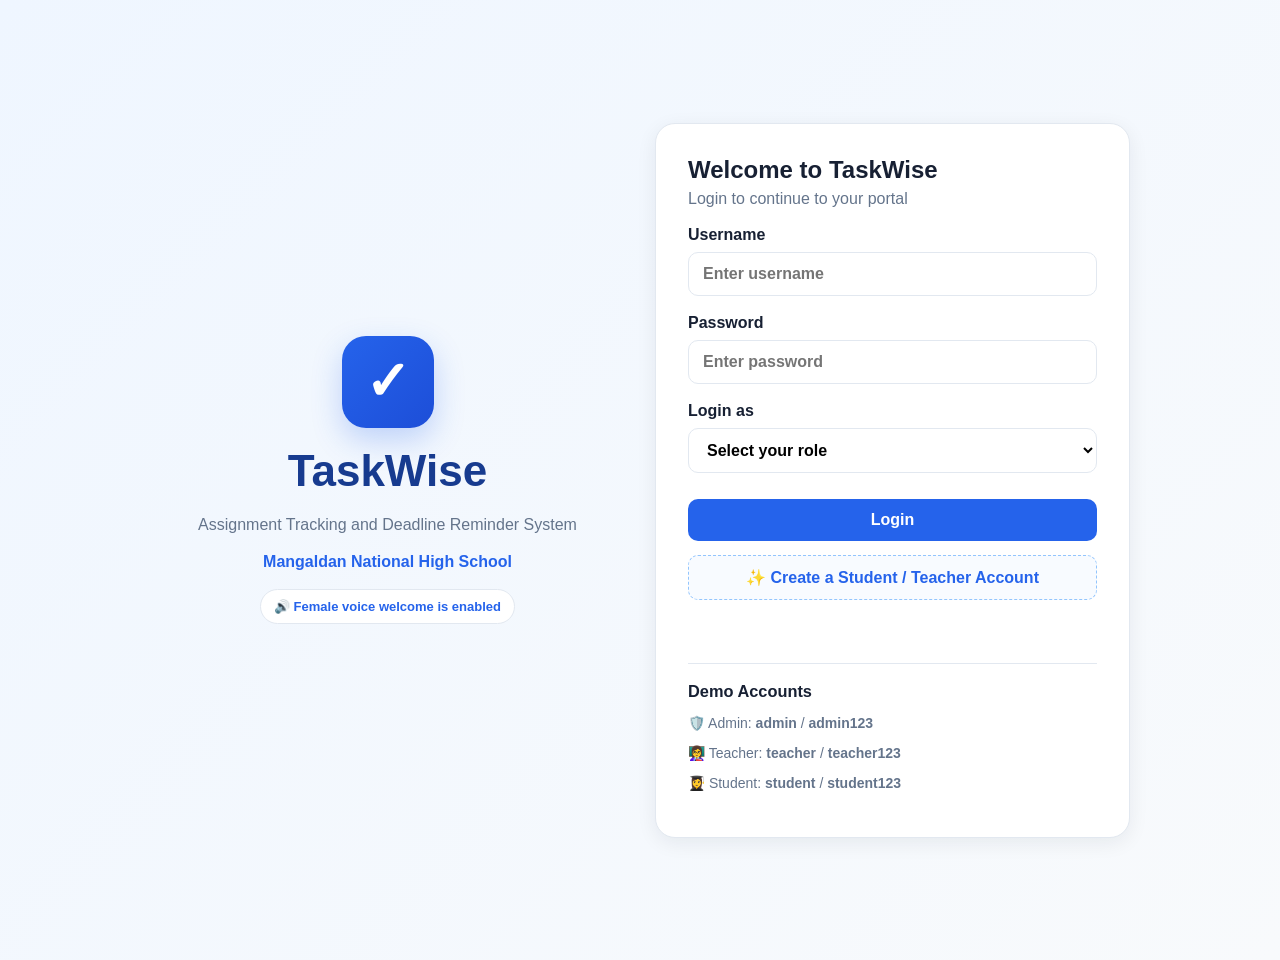
<file: index.html>
<!DOCTYPE html>
<html lang="en">
<head>
    <meta charset="UTF-8">
    <meta name="viewport" content="width=device-width, initial-scale=1.0">
    <title>TaskWise - Login</title>
    <link rel="stylesheet" href="./style/style.css">
</head>
<body class="login-page">
<div class="login-container">
    <div class="login-logo">
        <div class="big-logo">✓</div>
        <h1>TaskWise</h1>
        <p>Assignment Tracking and Deadline Reminder System</p>
        <span>Mangaldan National High School</span>
        <div class="voice-note">🔊 Female voice welcome is enabled</div>
    </div>
    <div class="login-card">
        <h2>Welcome to TaskWise</h2>
        <p class="login-subtitle">Login to continue to your portal</p>
        <form id="loginForm">
            <label for="username">Username
                <input id="username" type="text" placeholder="Enter username"
                       autocomplete="username" required>
            </label>
            <label for="password">Password
                <input id="password" type="password" placeholder="Enter password"
                       autocomplete="current-password" required>
            </label>
            <label for="role">Login as
                <select id="role" required>
                    <option value="">Select your role</option>
                    <option value="admin">🛡️ Administrator</option>
                    <option value="teacher">👩‍🏫 Teacher</option>
                    <option value="student">👩‍🎓 Student</option>
                </select>
            </label>
            <button class="primary-btn login-btn" type="submit">Login</button>
        </form>
        <button class="register-link-btn" type="button" onclick="openRegisterModal()">
            ✨ Create a Student / Teacher Account
        </button>
        <div id="loginMessage" class="login-message" aria-live="polite"></div>
        <div class="demo-accounts">
            <h3>Demo Accounts</h3>
            <p>🛡️ Admin: <strong>admin</strong> / <strong>admin123</strong></p>
            <p>👩‍🏫 Teacher: <strong>teacher</strong> / <strong>teacher123</strong></p>
            <p>👩‍🎓 Student: <strong>student</strong> / <strong>student123</strong></p>
        </div>
    </div>
</div>
<!-- Registration Modal -->
<div id="registerModal" class="modal hidden">
    <div class="modal-card register-card">
        <div class="modal-header">
            <div>
                <h2>Create Account</h2>
                <p>Register a student or teacher profile.</p>
            </div>
            <button class="close-btn" type="button" onclick="closeRegisterModal()">×</button>
        </div>
        <form id="registerForm">
            <div class="register-grid">
                <label>Full Name
                    <input id="registerName" type="text" placeholder="e.g. Maria Santos" required>
                </label>
                <label>Username
                    <input id="registerUsername" type="text" placeholder="Choose a username" required>
                </label>
                <label>Password
                    <input id="registerPassword" type="password" placeholder="Create a password" required>
                </label>
                <label>Register as
                    <select id="registerRole" required>
                        <option value="">Select role</option>
                        <option value="student">👩‍🎓 Student</option>
                        <option value="teacher">👩‍🏫 Teacher</option>
                        <option value="admin">🛡️ Admin</option>
                    </select>
                </label>
            </div>
            <label>Profile Picture
                <input id="registerPicture" type="file" accept="image/*">
                <small class="field-help">Choose a picture. It will appear on the dashboard after login.</small>
            </label>
            <div id="picturePreview" class="picture-preview hidden">
                <img id="previewImage" alt="Profile preview">
            </div>
            <div class="modal-actions">
                <button type="button" class="secondary-btn" onclick="closeRegisterModal()">Cancel</button>
                <button type="submit" class="primary-btn">Register Account</button>
            </div>
        </form>
    </div>
</div>
<script src="./js/login.js"></script>
</body>
</html>
</file>
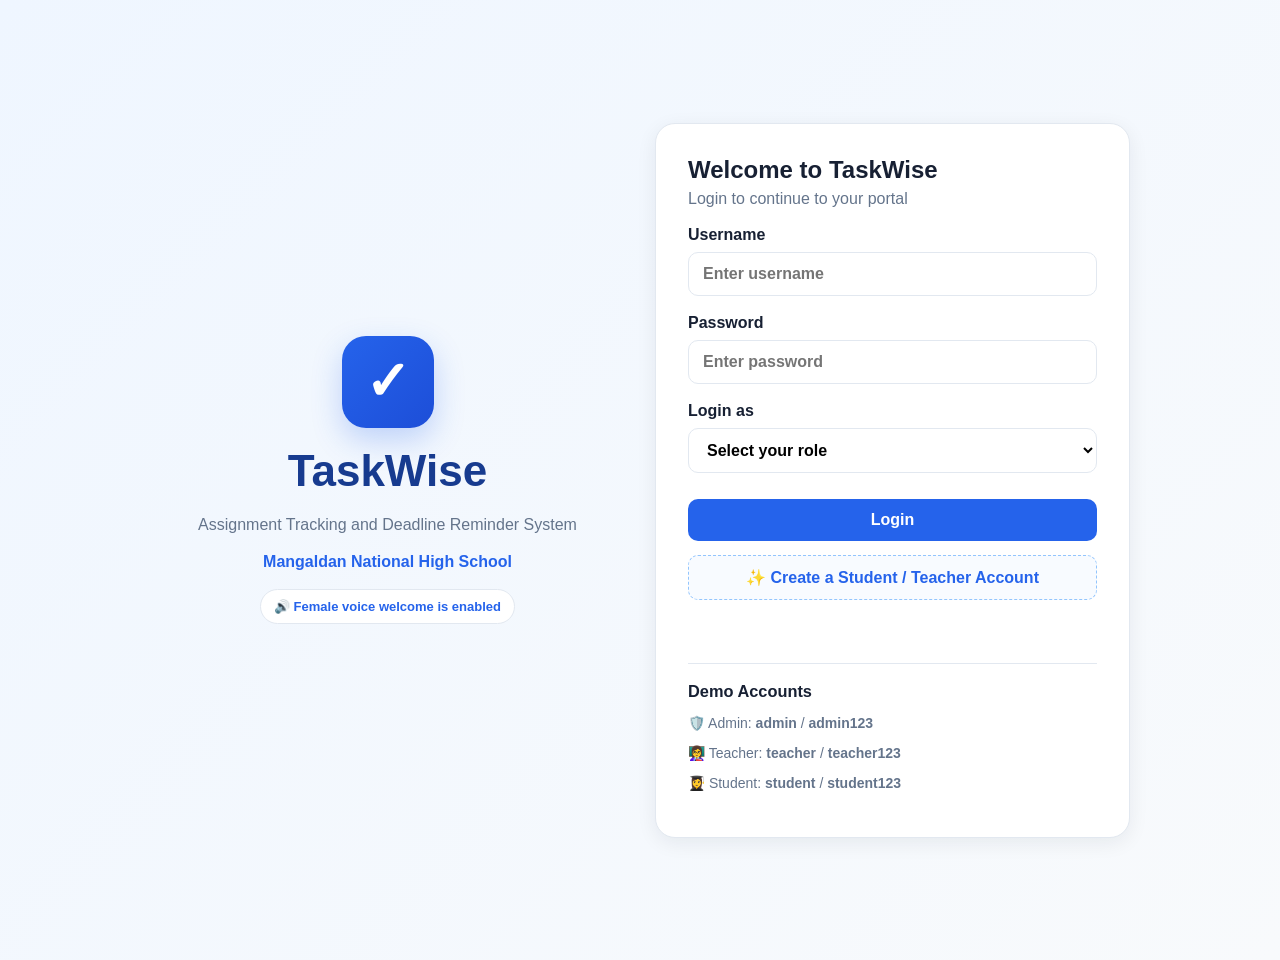
<file: admin.html>
<!DOCTYPE html>
<html lang="en">
<head>
  <meta charset="UTF-8">
  <meta name="viewport" content="width=device-width, initial-scale=1.0">
  <title>Admin Dashboard — TaskWise | Mangaldan National High School</title>
  <link rel="stylesheet" href="./style/style.css">  <!-- ✅ MATCHES YOUR LOGIN FILE PATH -->
</head>
<body>

<div class="app-layout">
  <!-- SIDEBAR -->
  <aside class="sidebar">
    <div class="brand">
      <div class="brand-icon">T</div>
      <div>
        <h2>TaskWise</h2>
        <span>Mangaldan National High School</span>
      </div>
    </div>

    <nav class="nav-menu">
      <button class="nav-item active" data-view="dashboard">📊 Dashboard</button>
      <button class="nav-item" data-view="users">👤 Manage Users</button>
      <button class="nav-item" data-view="assignments">📝 Assignments</button>
      <button class="nav-item" data-view="settings">⚙️ System Settings</button>
      <button class="nav-item" data-view="reports">📈 Reports</button>
      <button class="nav-item" data-view="verification">✔️ Account Verification</button>
      <button class="nav-item add-nav" data-view="add-user">➕ Add New User</button>
      <button class="nav-item logout-nav" id="logoutBtn">🚪 Logout</button>
    </nav>

    <div class="school-info">
      <strong>TaskWise System</strong>
      <span>Administrator Control Panel</span>
    </div>
  </aside>

  <!-- MAIN CONTENT -->
  <main class="main">
    <div class="topbar">
      <div>
        <h1 id="pageTitle">Dashboard</h1>
        <p>Welcome back, <span id="adminName"></span></p>
      </div>
      <div class="profile">
        <div class="avatar" id="adminAvatar">A</div>
        <div>
          <strong id="adminNameShort">Admin</strong>
          <span>System Administrator</span>
        </div>
      </div>
    </div>

    <!-- WELCOME BANNER -->
    <div class="welcome" id="welcomeSection">
      <div>
        <h2>🔐 Full System Access</h2>
        <p>TaskWise — Assignment Tracking & Deadline Reminder System for Mangaldan National High School</p>
      </div>
      <span class="voice-note">🔊 Voice Active</span>
    </div>

    <!-- STATS GRID -->
    <div class="stats-grid" id="statsSection">
      <div class="stat-card">
        <div class="stat-icon blue">👥</div>
        <div>
          <span>Total Users</span>
          <strong id="statTotal">0</strong>
        </div>
      </div>
      <div class="stat-card">
        <div class="stat-icon green">👨‍🏫</div>
        <div>
          <span>Teachers</span>
          <strong id="statTeachers">0</strong>
        </div>
      </div>
      <div class="stat-card">
        <div class="stat-icon orange">🎓</div>
        <div>
          <span>Students</span>
          <strong id="statStudents">0</strong>
        </div>
      </div>
      <div class="stat-card">
        <div class="stat-icon red">🔐</div>
        <div>
          <span>Admins</span>
          <strong id="statAdmins">0</strong>
        </div>
      </div>
    </div>

    <!-- DASHBOARD VIEW -->
    <div class="panel" id="dashboardView">
      <div class="panel-heading">
        <div>
          <h2>System Overview</h2>
          <p>Assignment Tracking & Deadline Reminder — Mangaldan National High School</p>
        </div>
      </div>
      <div class="assignment-list">
        <div class="assignment-card">
          <div class="assignment-info">
            <h3>User Management</h3>
            <p>Add, edit, or deactivate teacher and student accounts.</p>
            <span class="subject-tag">Core Feature</span>
          </div>
          <div class="assignment-actions">
            <button class="primary-btn" data-switch="users">Manage Users</button>
          </div>
        </div>
        <div class="assignment-card">
          <div class="assignment-info">
            <h3>Assignments & Deadlines</h3>
            <p>Monitor all posted assignments, due dates, and submission status.</p>
            <span class="subject-tag">Tracking</span>
          </div>
          <div class="assignment-actions">
            <button class="secondary-btn" data-switch="assignments">View All</button>
          </div>
        </div>
        <div class="assignment-card">
          <div class="assignment-info">
            <h3>System Settings</h3>
            <p>Configure school year, notification rules, and access policies.</p>
            <span class="subject-tag">Configuration</span>
          </div>
          <div class="assignment-actions">
            <button class="secondary-btn" data-switch="settings">Configure</button>
          </div>
        </div>
        <div class="assignment-card">
          <div class="assignment-info">
            <h3>Activity Reports</h3>
            <p>Login history, usage statistics, and system logs.</p>
            <span class="subject-tag">Analytics</span>
          </div>
          <div class="assignment-actions">
            <button class="secondary-btn" data-switch="reports">View Reports</button>
          </div>
        </div>
      </div>
    </div>

    <!-- MANAGE USERS VIEW -->
    <div class="panel hidden" id="usersView">
      <div class="panel-heading">
        <div>
          <h2>Registered Users</h2>
          <p>Manage all accounts in the TaskWise system</p>
        </div>
        <button class="link-btn" data-switch="add-user">+ Add New User</button>
      </div>
      <div class="student-table" style="overflow-x:auto;">
        <div class="student-row header" style="grid-template-columns:1.1fr 1fr .8fr 1.5fr 1.2fr;">
          <div>Full Name</div>
          <div>Username</div>
          <div>Role</div>
          <div>Grade / Section / Class Teacher</div>
          <div>Actions</div>
        </div>
        <div id="userTableBody"></div>
      </div>
    </div>

    <!-- ACCOUNT VERIFICATION VIEW -->
    <div class="panel hidden" id="verificationView">
      <div class="panel-heading">
        <div>
          <h2>Account Verification</h2>
          <p>Review, approve, or reject pending teacher and student sign-ups</p>
        </div>
      </div>
      <div class="stats-grid" style="margin-bottom: 20px;">
        <div class="stat-card">
          <div class="stat-icon orange">⏳</div>
          <div>
            <span>Pending</span>
            <strong id="verifyPending">0</strong>
          </div>
        </div>
        <div class="stat-card">
          <div class="stat-icon green">✅</div>
          <div>
            <span>Approved</span>
            <strong id="verifyApproved">0</strong>
          </div>
        </div>
        <div class="stat-card">
          <div class="stat-icon red">❌</div>
          <div>
            <span>Rejected</span>
            <strong id="verifyRejected">0</strong>
          </div>
        </div>
      </div>
      <div style="display: flex; gap: 12px; margin-bottom: 20px; flex-wrap: wrap;">
        <input type="text" id="verifySearch" placeholder="Search by name or username..." style="padding: 8px 12px; border-radius: 6px; border: 1px solid #cbd5e1; flex: 1; min-width: 200px;">
        <select id="verifyRole" style="padding: 8px 12px; border-radius: 6px; border: 1px solid #cbd5e1;">
          <option value="all">All Roles</option>
          <option value="teacher">Teachers</option>
          <option value="student">Students</option>
        </select>
        <select id="verifyStatus" style="padding: 8px 12px; border-radius: 6px; border: 1px solid #cbd5e1;">
          <option value="all">All Statuses</option>
          <option value="Pending">Pending</option>
          <option value="Approved">Approved</option>
          <option value="Rejected">Rejected</option>
        </select>
      </div>
      <div id="verificationList"></div>
    </div>

    <!-- ADD USER VIEW -->
    <div class="panel hidden" id="add-userView">
      <div class="panel-heading">
        <div>
          <h2>Create New User</h2>
          <p>Add teacher, student, or administrator account</p>
        </div>
        <button class="link-btn" data-switch="users">← Back to Users</button>
      </div>
      <form id="addUserForm">
        <label>
          Full Name
          <input type="text" id="newName" placeholder="e.g. Maria Santos" required>
        </label>
        <label>
          Username / ID
          <input type="text" id="newUsername" placeholder="Login ID" required>
        </label>
        <label>
          Password
          <input type="password" id="newPassword" placeholder="Create secure password" required>
        </label>
        <label>
          Role / Access Level
          <select id="newRole" required>
            <option value="">— Select Role —</option>
            <option value="admin">Administrator</option>
            <option value="teacher">Teacher</option>
            <option value="student">Student</option>
          </select>
        </label>
        <label>Grade Level (for students / teacher's assigned grade)
          <select id="newGrade">
            <option value="">Select Grade (optional for admin)</option>
            <option>Grade 7</option><option>Grade 8</option><option>Grade 9</option>
            <option>Grade 10</option><option>Grade 11</option><option>Grade 12</option>
          </select>
        </label>
        <label>Section
          <input type="text" id="newSection" placeholder="e.g. Sampaguita">
        </label>
        <label>Class Teacher (for student accounts)
          <select id="newClassTeacher"><option value="">Select student's class teacher</option></select>
        </label>
        <div style="display:flex; gap:12px; margin-top:24px;">
          <button type="submit" class="primary-btn">✅ Create Account</button>
          <button type="reset" class="secondary-btn">Reset Form</button>
        </div>
      </form>
    </div>

    <!-- ASSIGNMENTS VIEW -->
    <div class="panel hidden" id="assignmentsView">
      <div class="panel-heading">
        <div>
          <h2>All Assignments</h2>
          <p>Track assignments and deadlines across all classes</p>
        </div>
      </div>
      <div id="adminAssignmentsList" class="assignment-list">
        <div class="empty-state"><h3>No assignments posted yet</h3><p>Teacher posts will appear here automatically.</p></div>
      </div>
    </div>

    <!-- SETTINGS VIEW -->
    <div class="panel hidden" id="settingsView">
      <div class="panel-heading">
        <div>
          <h2>System Settings</h2>
          <p>TaskWise — Mangaldan National High School Configuration</p>
        </div>
      </div>
      <div class="empty-state">
        <h3>Settings Panel</h3>
        <p>School Year, Notification Preferences, and Security Policies will appear here.</p>
      </div>
    </div>

    <!-- REPORTS VIEW -->
    <div class="panel hidden" id="reportsView">
      <div class="panel-heading">
        <div>
          <h2>Reports & Analytics</h2>
          <p>System Activity — Mangaldan National High School</p>
        </div>
      </div>
      <div class="empty-state">
        <h3>Reports Dashboard</h3>
        <p>Login logs, user activity, and system performance data will appear here.</p>
      </div>
    </div>

  </main>
</div>

<!-- EDIT USER MODAL -->
<div class="modal hidden" id="editModal">
  <div class="modal-card">
    <div class="modal-header">
      <div>
        <h2>Edit User Account</h2>
        <p>Update account information</p>
      </div>
      <button class="close-btn" id="closeEditModal">&times;</button>
    </div>
    <form id="editUserForm">
      <input type="hidden" id="editIndex">
      <label>
        Full Name
        <input type="text" id="editName" required>
      </label>
      <label>
        Username / ID
        <input type="text" id="editUsername" required>
      </label>
      <label>
        Password
        <input type="password" id="editPassword" required>
      </label>
      <label>
        Role
        <select id="editRole" required>
          <option value="admin">Administrator</option>
          <option value="teacher">Teacher</option>
          <option value="student">Student</option>
        </select>
      </label>
      <label>Grade Level
        <select id="editGrade">
          <option value="">Not specified</option>
          <option>Grade 7</option><option>Grade 8</option><option>Grade 9</option>
          <option>Grade 10</option><option>Grade 11</option><option>Grade 12</option>
        </select>
      </label>
      <label>Section <input type="text" id="editSection" placeholder="e.g. Sampaguita"></label>
      <label>Class Teacher (for student accounts)
        <select id="editClassTeacher"><option value="">No class teacher selected</option></select>
      </label>
      <div class="modal-actions">
        <button type="button" class="light-btn" id="cancelEdit">Cancel</button>
        <button type="submit" class="primary-btn">💾 Save Changes</button>
      </div>
    </form>
  </div>
</div>

<script src="./js/admin.js"></script>
</body>
</html>
</file>
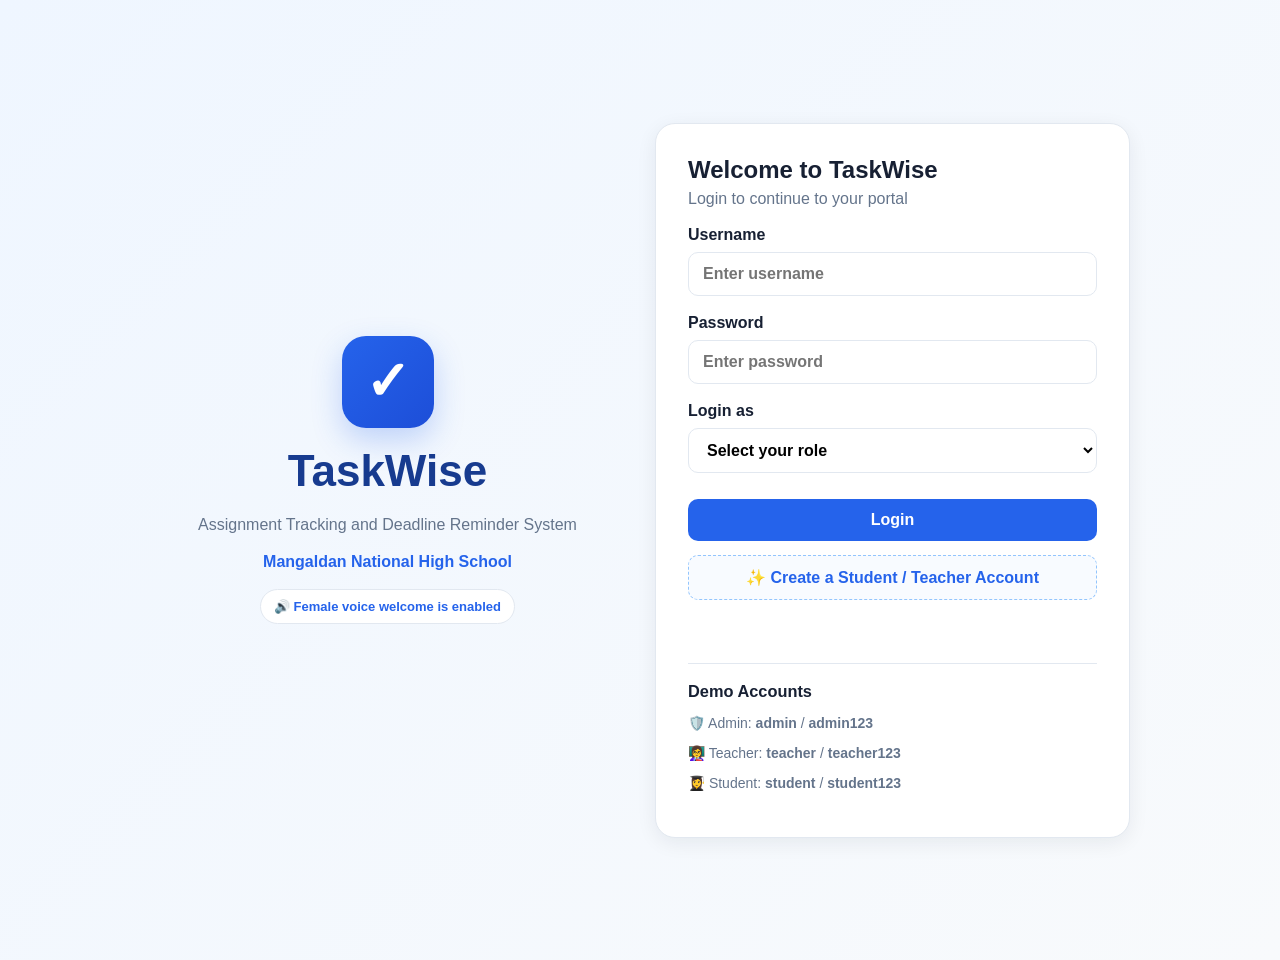
<file: student.html>
<!DOCTYPE html>
<html lang="en">
<head>
    <meta charset="UTF-8">
    <meta name="viewport" content="width=device-width, initial-scale=1.0">
    <title>TaskWise - Student Dashboard</title>
    <link rel="stylesheet" href="./style/style.css">
    <style>
        /* Extra styles for file downloads & layout */
        .file-download-link {
            display: inline-block;
            margin: 6px 8px 6px 0;
            padding: 8px 14px;
            background: #eef2ff;
            color: #3730a3;
            border-radius: 6px;
            text-decoration: none;
            font-size: 0.9em;
            transition: background 0.2s;
        }
        .file-download-link:hover {
            background: #e0e7ff;
        }
        .attachments-list {
            margin-top: 12px;
            padding-top: 12px;
            border-top: 1px dashed #e2e8f0;
        }
        .page-section { display: block; }
        .page-section.hidden { display: none !important; }
        .nav-item {
            width: 100%;
            text-align: left;
            margin: 4px 0;
            padding: 10px 14px;
            background: transparent;
            border: none;
            border-radius: 8px;
            cursor: pointer;
            font-size: 0.95em;
            color: #475569;
            transition: all 0.2s;
        }
        .nav-item.active {
            background: #eef2ff;
            color: #3730a3;
            font-weight: 600;
        }
        .logout-nav { margin-top: auto; color: #d32f2f; }
        .stat-card {
            background: #fff;
            border-radius: 12px;
            padding: 16px 20px;
            box-shadow: 0 2px 6px rgba(0,0,0,0.05);
            display: flex;
            align-items: center;
            gap: 12px;
        }
        .stat-icon {
            width: 40px; height: 40px;
            border-radius: 10px;
            display: flex; align-items: center; justify-content: center;
            font-size: 1.2em;
        }
        .stat-icon.blue { background: #eef2ff; }
        .stat-icon.orange { background: #fff7ed; }
        .stat-icon.green { background: #f0fdf4; }
        .stat-icon.red { background: #fef2f2; }
        .assignment-card {
            background: #fff;
            border: 1px solid #e0e7ff;
            border-radius: 12px;
            padding: 20px;
            margin-bottom: 12px;
            box-shadow: 0 2px 6px rgba(0,0,0,0.05);
        }
        .subject-tag {
            display: inline-block;
            background: #eef2ff;
            color: #3730a3;
            padding: 4px 10px;
            border-radius: 20px;
            font-size: 0.85em;
            margin-bottom: 8px;
        }
        .status-badge {
            display: inline-block;
            padding: 4px 10px;
            border-radius: 20px;
            font-size: 0.85em;
            margin-left: 8px;
        }
        .status-badge.completed { background: #f0fdf4; color: #166534; }
        .status-badge.pending { background: #fff7ed; color: #92400e; }
        .due-date { color: #d97706; font-weight: 500; margin: 8px 0; }
        .complete-btn {
            padding: 8px 16px;
            background: #3730a3;
            color: #fff;
            border: none;
            border-radius: 6px;
            cursor: pointer;
            margin-top: 10px;
        }
        .complete-btn:disabled { background: #94a3b8; cursor: not-allowed; }
        .reminder-item {
            display: flex; align-items: center; gap: 12px;
            padding: 14px; background: #fff; border-radius: 8px; margin-bottom: 8px;
        }
        .reminder-icon { font-size: 1.4em; }
        .empty-state {
            text-align: center; padding: 40px 20px; color: #94a3b8;
        }
        .link-btn {
            background: none; border: none; color: #3730a3; cursor: pointer; font-size: 0.9em;
        }
        .profile { display: flex; align-items: center; gap: 10px; }
        .avatar {
            width: 36px; height: 36px; border-radius: 50%;
            background: #3730a3; color: #fff; display: flex; align-items: center; justify-content: center; font-weight: bold;
        }
        .profile-photo { width: 36px; height: 36px; border-radius: 50%; object-fit: cover; }
        .profile-photo.hidden { display: none; }
        .app-layout { display: flex; min-height: 100vh; }
        .sidebar {
            width: 260px; background: #f8fafc; border-right: 1px solid #e2e8f0;
            padding: 20px; display: flex; flex-direction: column;
        }
        .main { flex: 1; padding: 24px; background: #fafafa; }
        .topbar {
            display: flex; justify-content: space-between; align-items: center;
            margin-bottom: 24px;
        }
        .stats-grid {
            display: grid; grid-template-columns: repeat(4, 1fr); gap: 16px; margin: 24px 0;
        }
        .panel { background: #fff; border-radius: 12px; padding: 24px; box-shadow: 0 2px 6px rgba(0,0,0,0.05); }
        .panel-heading { display: flex; justify-content: space-between; align-items: center; margin-bottom: 16px; }
        .school-info { margin-top: 20px; text-align: center; color: #64748b; font-size: 0.9em; }
        .brand { display: flex; align-items: center; gap: 10px; margin-bottom: 30px; }
        .brand-icon {
            width: 40px; height: 40px; border-radius: 10px;
            background: #3730a3; color: #fff; display: flex; align-items: center; justify-content: center; font-weight: bold; font-size: 1.2em;
        }
        /* --- NEW: File Upload Styles --- */
        .upload-section {
            margin-top: 20px;
            padding: 20px;
            background: #f8fafc;
            border-radius: 10px;
            border: 2px dashed #cbd5e1;
        }
        .upload-title {
            font-weight: 600;
            margin-bottom: 12px;
            color: #1e293b;
        }
        .file-input-wrapper {
            margin: 10px 0;
        }
        input[type="file"] {
            padding: 8px;
            background: #fff;
            border-radius: 6px;
            width: 100%;
        }
        .upload-btn {
            padding: 10px 20px;
            background: #3730a3;
            color: #fff;
            border: none;
            border-radius: 6px;
            cursor: pointer;
            margin-top: 10px;
            font-weight: 500;
        }
        .upload-btn:hover {
            background: #4f46e5;
        }
        .upload-status {
            margin-top: 12px;
            font-size: 0.9em;
        }
        .success { color: #16a34a; }
        .error { color: #dc2626; }
        .shared-files-section {
            margin-top: 24px;
        }
        .file-item {
            display: flex;
            justify-content: space-between;
            align-items: center;
            padding: 10px 14px;
            background: #f8fafc;
            border-radius: 6px;
            margin-bottom: 8px;
        }

        .submission-box { margin-top:16px; padding:16px; background:#f8fbff; border:1px solid #bfdbfe; border-radius:10px; max-width:620px; }
        .submission-box label { display:block; margin-bottom:8px; color:#1e3a8a; }
        .submission-box input[type="file"] { display:block; width:100%; margin:8px 0; padding:10px; border:1px solid #cbd5e1; border-radius:8px; background:#fff; }
        .submission-box small { display:block; color:#64748b; margin:6px 0 10px; line-height:1.4; }
        .submission-box .upload-btn { display:inline-block; }
        .upload-status.error { color:#dc2626; }
        .upload-status.success { color:#15803d; }
    </style>
</head>
<body>
<div class="app-layout">
    <aside class="sidebar">
        <div class="brand">
            <div class="brand-icon">✓</div>
            <div>
                <h2>TaskWise</h2>
                <span>Student Portal</span>
            </div>
        </div>
        <nav class="nav-menu">
            <button class="nav-item active" data-section="studentDashboardSection" onclick="showDashboard()">🏠 Dashboard</button>
            <button class="nav-item" data-section="studentAssignmentsSection" onclick="showAssignments()">📚 Assignments</button>
            <button class="nav-item" data-section="studentRemindersSection" onclick="showReminders()">🔔 Reminders</button>
            <button class="nav-item" data-section="studentCompletedSection" onclick="showCompleted()">✅ Completed</button>
            <button class="nav-item" data-section="fileShareSection" onclick="showFileShare()">📤 File Share</button>
            <button class="nav-item logout-nav" onclick="logout()">🚪 Logout</button>
        </nav>
        <div class="school-info">
            <strong>Mangaldan National</strong><br>
            <span>High School</span>
        </div>
    </aside>
    <main class="main">
        <header class="topbar">
            <div>
                <h1>Student Dashboard</h1>
                <p>View assignments and keep track of your deadlines.</p>
            </div>
            <div class="profile">
                <img id="studentProfilePicture" class="profile-photo hidden" alt="Student profile picture">
                <div id="studentAvatar" class="avatar">S</div>
                <div>
                    <strong id="studentProfileName">Student</strong><br>
                    <span>Grade 10</span>
                </div>
            </div>
        </header>

        <!-- DASHBOARD SECTION -->
        <section id="studentDashboardSection" class="page-section">
            <div class="welcome">
                <div>
                    <h2 id="studentWelcomeTitle">Welcome, Student! 👋</h2>
                    <p>Stay organized and complete your assignments on time.</p>
                </div>
            </div>
            <div class="stats-grid">
                <div class="stat-card">
                    <div class="stat-icon blue">📚</div>
                    <div><span>Assignments</span><strong id="studentTotalAssignments">0</strong></div>
                </div>
                <div class="stat-card">
                    <div class="stat-icon orange">⏳</div>
                    <div><span>Pending</span><strong id="studentPendingAssignments">0</strong></div>
                </div>
                <div class="stat-card">
                    <div class="stat-icon green">✓</div>
                    <div><span>Completed</span><strong id="studentCompletedAssignments">0</strong></div>
                </div>
                <div class="stat-card">
                    <div class="stat-icon red">⚠</div>
                    <div><span>Due Soon</span><strong id="studentDueSoonAssignments">0</strong></div>
                </div>
            </div>
            <div class="panel">
                <div class="panel-heading">
                    <div>
                        <h2>Upcoming Assignments</h2>
                        <p>Assignments you need to complete.</p>
                    </div>
                    <button class="link-btn" onclick="showAssignments()">View all →</button>
                </div>
                <div id="studentUpcomingList" class="assignment-list"></div>
            </div>
        </section>

        <!-- ASSIGNMENTS SECTION -->
        <section id="studentAssignmentsSection" class="page-section hidden">
            <div class="section-heading">
                <div>
                    <h2>My Assignments</h2>
                    <p>View and complete your assignments.</p>
                </div>
            </div>
            <div id="studentAssignmentList" class="assignment-list"></div>
        </section>

        <!-- REMINDERS SECTION -->
        <section id="studentRemindersSection" class="page-section hidden">
            <div class="section-heading">
                <div>
                    <h2>Reminders</h2>
                    <p>Do not miss your deadlines.</p>
                </div>
            </div>
            <div id="studentReminderList"></div>
        </section>

        <!-- COMPLETED SECTION -->
        <section id="studentCompletedSection" class="page-section hidden">
            <div class="section-heading">
                <div>
                    <h2>Completed Assignments</h2>
                    <p>Your finished assignments.</p>
                </div>
            </div>
            <div id="studentCompletedList" class="assignment-list"></div>
        </section>

        <!-- --- NEW: FILE SHARE SECTION --- -->
        <section id="fileShareSection" class="page-section hidden">
            <div class="section-heading">
                <div>
                    <h2>📤 File Share — Send & Receive</h2>
                    <p>Upload files to share and download files sent to you.</p>
                </div>
            </div>

            <!-- UPLOAD FORM -->
            <div class="panel upload-section">
                <h3 class="upload-title">📎 Upload & Send a File</h3>
                <div class="file-input-wrapper">
                    <input type="file" id="fileInput">
                </div>
                <button class="upload-btn" onclick="uploadFile()">Upload & Share</button>
                <div id="uploadStatus" class="upload-status"></div>
            </div>

            <!-- SHARED / RECEIVED FILES -->
            <div class="panel shared-files-section">
                <h3>📥 Files Shared / Received</h3>
                <div id="sharedFilesList">
                    <p class="empty-state">No files shared yet.</p>
                </div>
            </div>
        </section>
    </main>
</div>

<script src="./js/student.js"></script>
</body>
</html>
</file>
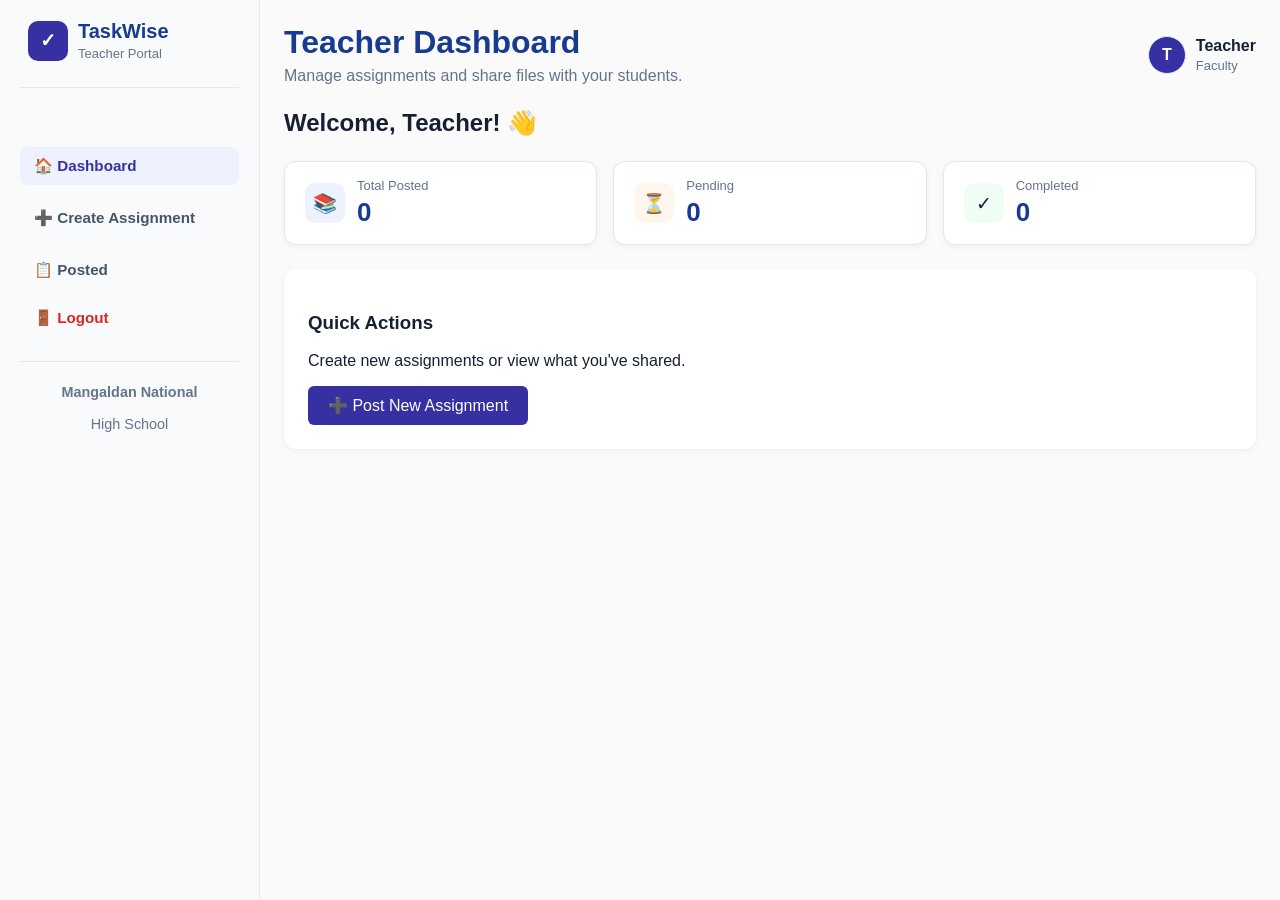
<file: teacher.html>
<!DOCTYPE html>
<html lang="en">
<head>
    <meta charset="UTF-8">
    <meta name="viewport" content="width=device-width, initial-scale=1.0">
    <title>TaskWise - Teacher Dashboard</title>
    <link rel="stylesheet" href="./style/style.css">
    <style>
        .page-section { display: block; }
        .page-section.hidden { display: none !important; }
        .nav-item {
            width: 100%; text-align: left; margin: 4px 0;
            padding: 10px 14px; background: transparent; border: none;
            border-radius: 8px; cursor: pointer; font-size: 0.95em;
            color: #475569; transition: all 0.2s;
        }
        .nav-item.active { background: #eef2ff; color: #3730a3; font-weight: 600; }
        .logout-nav { margin-top: auto; color: #d32f2f; }
        .stat-card {
            background: #fff; border-radius: 12px; padding: 16px 20px;
            box-shadow: 0 2px 6px rgba(0,0,0,0.05);
            display: flex; align-items: center; gap: 12px;
        }
        .stat-icon {
            width: 40px; height: 40px; border-radius: 10px;
            display: flex; align-items: center; justify-content: center; font-size: 1.2em;
        }
        .stat-icon.blue { background: #eef2ff; }
        .stat-icon.orange { background: #fff7ed; }
        .stat-icon.green { background: #f0fdf4; }
        .form-card {
            background: #fff; border-radius: 12px; padding: 24px;
            box-shadow: 0 2px 6px rgba(0,0,0,0.05); margin-bottom: 20px;
        }
        .form-group { margin-bottom: 16px; }
        label { display: block; margin-bottom: 6px; font-weight: 500; color: #1e293b; }
        input, select, textarea {
            width: 100%; padding: 10px 14px; border: 1px solid #e2e8f0;
            border-radius: 6px; font-size: 0.95em;
        }
        button.primary-btn {
            padding: 10px 20px; background: #3730a3; color: #fff;
            border: none; border-radius: 6px; cursor: pointer; font-weight: 500;
        }
        button.primary-btn:hover { background: #4f46e5; }
        button.danger-btn {
            padding: 6px 12px; background: #fef2f2; color: #dc2626;
            border: none; border-radius: 6px; cursor: pointer; font-size: 0.9em;
        }
        .assignment-row {
            padding: 16px; background: #fff; border-radius: 8px; margin-bottom: 10px;
            border-left: 4px solid #3730a3;
        }
        .subject-tag {
            display: inline-block; background: #eef2ff; color: #3730a3;
            padding: 4px 10px; border-radius: 20px; font-size: 0.85em; margin: 4px 0;
        }
        .status-badge {
            display: inline-block; padding: 4px 10px; border-radius: 20px; font-size: 0.85em; margin-left: 8px;
        }
        .status-badge.completed { background: #f0fdf4; color: #166534; }
        .status-badge.pending { background: #fff7ed; color: #92400e; }
        .empty-state { text-align: center; padding: 40px 20px; color: #94a3b8; }
        .attach-note { font-size: 0.85em; color: #64748b; margin-top: 4px; }
        .app-layout { display: flex; min-height: 100vh; }
        .sidebar { width: 260px; background: #f8fafc; border-right: 1px solid #e2e8f0; padding: 20px; display: flex; flex-direction: column; }
        .main { flex: 1; padding: 24px; background: #fafafa; }
        .topbar { display: flex; justify-content: space-between; align-items: center; margin-bottom: 24px; }
        .stats-grid { display: grid; grid-template-columns: repeat(3, 1fr); gap: 16px; margin: 24px 0; }
        .brand { display: flex; align-items: center; gap: 10px; margin-bottom: 30px; }
        .brand-icon {
            width: 40px; height: 40px; border-radius: 10px; background: #3730a3; color: #fff;
            display: flex; align-items: center; justify-content: center; font-weight: bold; font-size: 1.2em;
        }
        .profile { display: flex; align-items: center; gap: 10px; }
        .avatar {
            width: 36px; height: 36px; border-radius: 50%; background: #3730a3; color: #fff;
            display: flex; align-items: center; justify-content: center; font-weight: bold;
        }
    </style>
</head>
<body>
<div class="app-layout">
    <aside class="sidebar">
        <div class="brand">
            <div class="brand-icon">✓</div>
            <div><h2>TaskWise</h2><span>Teacher Portal</span></div>
        </div>
        <nav class="nav-menu">
            <button class="nav-item active" data-section="teacherDashboardSection" onclick="showDashboard()">🏠 Dashboard</button>
            <button class="nav-item" data-section="createSection" onclick="showCreate()">➕ Create Assignment</button>
            <button class="nav-item" data-section="postedSection" onclick="showPosted()">📋 Posted</button>
            <button class="nav-item logout-nav" onclick="logout()">🚪 Logout</button>
        </nav>
        <div class="school-info" style="margin-top:20px; text-align:center; color:#64748b; font-size:0.9em;">
            <strong>Mangaldan National</strong><br>High School
        </div>
    </aside>
    <main class="main">
        <header class="topbar">
            <div>
                <h1>Teacher Dashboard</h1>
                <p>Manage assignments and share files with your students.</p>
            </div>
            <div class="profile">
                <div class="avatar">T</div>
                <div>
                    <strong id="teacherName">Teacher</strong><br><span>Faculty</span>
                </div>
            </div>
        </header>

        <!-- DASHBOARD -->
        <section id="teacherDashboardSection" class="page-section">
            <h2>Welcome, Teacher! 👋</h2>
            <div class="stats-grid">
                <div class="stat-card">
                    <div class="stat-icon blue">📚</div>
                    <div><span>Total Posted</span><strong id="totalPosted">0</strong></div>
                </div>
                <div class="stat-card">
                    <div class="stat-icon orange">⏳</div>
                    <div><span>Pending</span><strong id="totalPending">0</strong></div>
                </div>
                <div class="stat-card">
                    <div class="stat-icon green">✓</div>
                    <div><span>Completed</span><strong id="totalDone">0</strong></div>
                </div>
            </div>
            <div class="form-card">
                <h3>Quick Actions</h3>
                <p style="margin:8px 0 16px;">Create new assignments or view what you've shared.</p>
                <button class="primary-btn" onclick="showCreate()">➕ Post New Assignment</button>
            </div>
        </section>

        <!-- CREATE ASSIGNMENT -->
        <section id="createSection" class="page-section hidden">
            <h2>Create & Post Assignment</h2>
            <p style="margin-bottom:20px;">Fill in details, attach files → send to students.</p>
            <div class="form-card">
                <div class="form-group">
                    <label>Subject</label>
                    <select id="assignSubject">
                        <option value="">Select Subject</option>
                        <option>Mathematics</option>
                        <option>Science</option>
                        <option>English</option>
                        <option>Filipino</option>
                        <option>Social Studies</option>
                        <option>TLE</option>
                        <option>MAPEH</option>
                        <option>Other</option>
                    </select>
                </div>
                <div class="form-group">
                    <label>Title / Task Name</label>
                    <input type="text" id="assignTitle" placeholder="e.g. Chapter 3 Activity">
                </div>
                <div class="form-group">
                    <label>Instructions / Description</label>
                    <textarea id="assignDesc" rows="4" placeholder="Details, requirements..."></textarea>
                </div>
                <div class="form-group">
                    <label>Assign to Grade Level</label>
                    <select id="assignGrade" required>
                        <option value="">Select target grade</option>
                        <option>Grade 7</option><option>Grade 8</option><option>Grade 9</option>
                        <option>Grade 10</option><option>Grade 11</option><option>Grade 12</option>
                        <option value="All">All Grades</option>
                    </select>
                </div>
                <div class="form-group">
                    <label>Section (leave blank for all sections in that grade)</label>
                    <input type="text" id="assignSection" placeholder="e.g. Sampaguita">
                </div>
                <div class="form-group">
                    <label>Due Date</label>
                    <input type="date" id="assignDue">
                </div>
                <div class="form-group">
                    <label>Attach File (PDF, Doc, Image, etc.)</label>
                    <input type="file" id="assignFile">
                    <p class="attach-note">Optional — students can download this from their dashboard.</p>
                </div>
                <button class="primary-btn" onclick="postAssignment()">📤 Post to Students</button>
                <p id="postStatus" style="margin-top:12px;"></p>
            </div>
        </section>

        <!-- POSTED LIST -->
        <section id="postedSection" class="page-section hidden">
            <h2>Assignments You Posted</h2>
            <p style="margin-bottom:20px;">See all shared tasks & completion status.</p>
            <div id="postedList"></div>
        </section>
    </main>
</div>
<script src="./js/teacher.js"></script>
</body>
</html>
</file>
<file: style/style.css>
:root {
    --primary: #2563eb;
    --primary-dark: #173b8f;
    --primary-light: #eff6ff;
    --text: #172033;
    --muted: #64748b;
    --border: #e2e8f0;
    --background: #f5f7fb;
    --white: #fff;
    --success: #15803d;
    --success-bg: #f0fdf4;
    --warning: #b45309;
    --warning-bg: #fffbeb;
    --danger: #dc2626;
    --danger-bg: #fef2f2;
    --shadow: 0 5px 20px rgba(15, 23, 42, .07);
}

body {
    margin: 0;
    font-family: Arial, Helvetica, sans-serif;
    color: var(--text);
    background: var(--background);
}

button, input, select, textarea {
    font: inherit;
}

button {
    cursor: pointer;
}

.hidden {
    display: none !important;
}

/* LOGIN */
.login-page {
    min-height: 100vh;
    display: grid;
    place-items: center;
    padding: 30px 16px;
    background: linear-gradient(135deg, #eff6ff, #f8fafc);
}

.login-container {
    width: min(980px, 100%);
    display: grid;
    grid-template-columns: 1fr 1fr;
    gap: 30px;
    align-items: center;
}

.login-logo {
    text-align: center;
    padding: 30px;
}

.big-logo {
    width: 92px;
    height: 92px;
    margin: auto;
    display: grid;
    place-items: center;
    border-radius: 24px;
    background: linear-gradient(135deg, #2563eb, #1d4ed8);
    color: white;
    font-size: 54px;
    font-weight: 700;
    box-shadow: 0 12px 30px rgba(37, 99, 235, .25);
}

.login-logo h1 {
    margin: 18px 0 8px;
    font-size: 44px;
    color: var(--primary-dark);
    overflow-wrap: break-word;
    word-break: break-word;
}

.login-logo p {
    color: var(--muted);
    line-height: 1.6;
}

.login-logo span {
    color: var(--primary);
    font-weight: 700;
}

.login-card {
    background: white;
    border: 1px solid var(--border);
    border-radius: 20px;
    padding: 32px;
    box-shadow: var(--shadow);
}

.login-card h2 {
    margin: 0 0 6px;
}

.login-subtitle {
    color: var(--muted);
    margin-top: 0;
}

.login-card label,
.modal-card label {
    display: block;
    font-weight: 700;
    margin: 18px 0;
}

.login-card input,
.login-card select,
.modal-card input,
.modal-card textarea {
    width: 100%;
    margin-top: 8px;
    border: 1px solid var(--border);
    border-radius: 10px;
    padding: 12px 14px;
    outline: none;
    background: white;
    box-sizing: border-box; /* Fixes padding overflow/overlap */
}

.login-card input:focus,
.login-card select:focus,
.modal-card input:focus,
.modal-card textarea:focus {
    border-color: var(--primary);
    box-shadow: 0 0 0 3px rgba(37, 99, 235, .1);
}

.primary-btn,
.light-btn,
.secondary-btn {
    border: 0;
    border-radius: 10px;
    padding: 12px 18px;
    font-weight: 700;
}

.primary-btn {
    background: var(--primary);
    color: white;
}

.primary-btn:hover {
    background: var(--primary-dark);
}

.login-btn {
    width: 100%;
    margin-top: 8px;
}

.light-btn {
    background: white;
    color: var(--primary-dark);
}

.secondary-btn {
    background: #f1f5f9;
    color: var(--text);
}

.login-message {
    min-height: 24px;
    margin-top: 14px;
    font-weight: 700;
}

.login-message.error {
    color: var(--danger);
}

.login-message.success {
    color: var(--success);
}

.demo-accounts {
    margin-top: 25px;
    padding-top: 18px;
    border-top: 1px solid var(--border);
    color: var(--muted);
    font-size: 14px;
}

.demo-accounts h3 {
    color: var(--text);
    margin: 0 0 10px;
}

/* APP LAYOUT & OVERLAP FIXES */
.app-layout {
    min-height: 100vh;
    display: flex;
}

.sidebar {
    width: 260px;
    position: fixed;
    inset: 0 auto 0 0;
    background: white;
    border-right: 1px solid var(--border);
    display: flex;
    flex-direction: column;
    padding: 28px 18px;
    z-index: 5;
    box-sizing: border-box;
    overflow-y: auto;
}

.brand {
    display: flex;
    align-items: center;
    gap: 12px;
    padding: 0 8px 26px;
    border-bottom: 1px solid var(--border);
}

.brand-icon {
    width: 52px;
    height: 52px;
    border-radius: 14px;
    display: grid;
    place-items: center;
    background: var(--primary);
    color: white;
    font-size: 30px;
    font-weight: 700;
    flex-shrink: 0;
}

.brand h2 {
    margin: 0;
    color: var(--primary-dark);
    font-size: 20px;
}

.brand span,
.profile span {
    display: block;
    color: var(--muted);
    font-size: 13px;
    margin-top: 3px;
}

.nav-menu {
    padding-top: 25px;
    display: flex;
    flex-direction: column;
    gap: 6px;
}

.nav-item {
    width: 100%;
    border: 0;
    background: transparent;
    color: #334155;
    text-align: left;
    padding: 13px 14px;
    border-radius: 10px;
    font-weight: 600;
    box-sizing: border-box;
}

.nav-item:hover,
.nav-item.active {
    background: var(--primary-light);
    color: var(--primary);
}

.nav-item.add-nav {
    margin-top: 12px;
    color: var(--primary);
}

.nav-item.logout-nav {
    margin-top: auto;
    color: var(--danger);
}

.school-info {
    margin-top: auto;
    padding: 22px 12px 4px;
    border-top: 1px solid var(--border);
}

.school-info strong,
.school-info span {
    display: block;
}

.school-info span {
    color: var(--muted);
    font-size: 13px;
    margin-top: 4px;
}

.main {
    width: calc(100% - 260px);
    margin-left: 260px;
    padding: 38px 44px 60px;
    box-sizing: border-box;
}

.topbar {
    display: flex;
    justify-content: space-between;
    align-items: center;
    margin-bottom: 30px;
    flex-wrap: wrap; /* FIX: Prevents topbar items from colliding */
    gap: 16px;
}

.topbar h1 {
    margin: 0;
    color: var(--primary-dark);
    font-size: 32px;
    overflow-wrap: break-word;
    word-break: break-word;
}

.topbar p {
    color: var(--muted);
    margin: 6px 0 0;
}

.profile {
    display: flex;
    align-items: center;
    gap: 12px;
    flex-shrink: 0;
}

.avatar {
    width: 46px;
    height: 46px;
    border-radius: 50%;
    display: grid;
    place-items: center;
    background: var(--primary-light);
    color: var(--primary);
    font-weight: 700;
    border: 1px solid #dbeafe;
    flex-shrink: 0;
}

.welcome {
    background: linear-gradient(120deg, #2148b8, #2563eb);
    color: white;
    border-radius: 18px;
    padding: 30px 32px;
    display: flex;
    align-items: center;
    justify-content: space-between;
    margin-bottom: 24px;
    flex-wrap: wrap; /* FIX: Prevents text collision inside welcome banner */
    gap: 16px;
}

.welcome h2 {
    margin: 0 0 8px;
    font-size: 25px;
    overflow-wrap: break-word;
}

.welcome p {
    margin: 0;
    opacity: .9;
}

.stats-grid {
    display: grid;
    grid-template-columns: repeat(4, 1fr);
    gap: 18px;
    margin-bottom: 24px;
}

.stat-card {
    background: white;
    border: 1px solid var(--border);
    border-radius: 16px;
    padding: 22px;
    display: flex;
    gap: 14px;
    align-items: center;
    box-shadow: var(--shadow);
    box-sizing: border-box;
}

.stat-icon {
    width: 48px;
    height: 48px;
    border-radius: 12px;
    display: grid;
    place-items: center;
    font-size: 22px;
    flex-shrink: 0;
}

.stat-icon.blue { background: #eff6ff; }
.stat-icon.orange { background: #fff7ed; }
.stat-icon.green { background: #f0fdf4; }
.stat-icon.red { background: #fef2f2; }

.stat-card span {
    display: block;
    color: var(--muted);
    font-size: 13px;
}

.stat-card strong {
    display: block;
    font-size: 26px;
    margin-top: 4px;
    color: var(--primary-dark);
}

.panel {
    background: white;
    border: 1px solid var(--border);
    border-radius: 16px;
    padding: 24px;
    box-shadow: var(--shadow);
    box-sizing: border-box;
}

.panel-heading,
.section-heading {
    display: flex;
    justify-content: space-between;
    align-items: center;
    gap: 15px;
    margin-bottom: 20px;
    flex-wrap: wrap; /* FIX: Prevents heading titles and buttons from crushing */
}

.panel-heading h2,
.section-heading h2 {
    margin: 0 0 5px;
    overflow-wrap: break-word;
}

.panel-heading p,
.section-heading p {
    margin: 0;
    color: var(--muted);
}

.link-btn {
    border: 0;
    background: transparent;
    color: var(--primary);
    font-weight: 700;
}

.assignment-list {
    display: grid;
    gap: 14px;
}

.assignment-card {
    border: 1px solid var(--border);
    border-radius: 14px;
    padding: 20px;
    background: white;
    display: flex;
    justify-content: space-between;
    gap: 20px;
    flex-wrap: wrap; /* FIX: Prevents inner card content overlap */
    box-sizing: border-box;
}

.assignment-card:hover {
    box-shadow: var(--shadow);
}

.assignment-info {
    min-width: 0;
    flex: 1;
}

.assignment-info h3 {
    margin: 8px 0;
    font-size: 18px;
    overflow-wrap: break-word;
    word-break: break-word;
}

.assignment-info p {
    color: var(--muted);
    margin: 0 0 14px;
    line-height: 1.5;
    overflow-wrap: break-word;
}

.subject-tag {
    display: inline-block;
    color: var(--primary);
    background: var(--primary-light);
    border-radius: 999px;
    padding: 5px 10px;
    font-size: 12px;
    font-weight: 700;
}

.due-date {
    color: var(--muted);
    margin-bottom: 10px;
    font-size: 14px;
}

.status-badge,
.pill {
    display: inline-block;
    padding: 5px 10px;
    border-radius: 999px;
    font-size: 12px;
    font-weight: 700;
}

.status-badge.pending,
.pill.warning {
    color: var(--warning);
    background: var(--warning-bg);
}

.status-badge.completed,
.pill.success {
    color: var(--success);
    background: var(--success-bg);
}

.assignment-actions {
    display: flex;
    align-items: center;
    gap: 8px;
    flex-wrap: wrap; /* FIX: Wraps long action buttons gracefully */
}

.edit-btn,
.delete-btn,
.complete-btn {
    border: 0;
    border-radius: 8px;
    padding: 9px 12px;
    font-weight: 700;
}

.edit-btn {
    background: #eff6ff;
    color: var(--primary);
}

.delete-btn {
    background: var(--danger-bg);
    color: var(--danger);
}

.complete-btn {
    background: var(--success);
    color: white;
}

.complete-btn:disabled {
    opacity: .7;
    cursor: not-allowed;
}

.empty-state {
    text-align: center;
    padding: 35px 20px;
    border: 1px dashed var(--border);
    border-radius: 12px;
    color: var(--muted);
}

.empty-state h3 {
    color: var(--text);
    margin: 0 0 5px;
}

.student-table {
    overflow-x: auto;
}

.student-row {
    min-width: 650px;
    display: grid;
    grid-template-columns: 2fr 1fr 1fr 1.3fr;
    gap: 15px;
    padding: 15px;
    border-bottom: 1px solid var(--border);
    align-items: center;
}

.student-row.header {
    color: var(--muted);
    font-size: 13px;
}

.reminder-item {
    background: white;
    border: 1px solid var(--border);
    border-radius: 14px;
    padding: 18px;
    margin-bottom: 12px;
    display: flex;
    gap: 14px;
    align-items: center;
    box-sizing: border-box;
}

.reminder-icon {
    width: 44px;
    height: 44px;
    border-radius: 12px;
    background: var(--warning-bg);
    display: grid;
    place-items: center;
    flex-shrink: 0;
}

.reminder-item strong {
    display: block;
}

.reminder-item p {
    margin: 4px 0 0;
    color: var(--muted);
}

/* MODAL */
.modal {
    position: fixed;
    inset: 0;
    z-index: 20;
    background: rgba(15, 23, 42, .55);
    display: grid;
    place-items: center;
    padding: 20px;
    box-sizing: border-box;
}

.modal-card {
    width: min(520px, 100%);
    background: white;
    border-radius: 18px;
    padding: 26px;
    box-shadow: 0 20px 60px rgba(0,0,0,.2);
    box-sizing: border-box;
    max-height: 90vh;
    overflow-y: auto;
}

.modal-header {
    display: flex;
    justify-content: space-between;
    align-items: flex-start;
}

.modal-header h2 {
    margin: 0;
}

.modal-header p {
    margin: 5px 0 0;
    color: var(--muted);
}

.close-btn {
    border: 0;
    background: #f1f5f9;
    width: 36px;
    height: 36px;
    border-radius: 50%;
    font-size: 22px;
    flex-shrink: 0;
}

.modal-actions {
    display: flex;
    justify-content: flex-end;
    gap: 10px;
    margin-top: 20px;
    flex-wrap: wrap;
}

/* REGISTRATION / PROFILE */
.voice-note {
    display: inline-block;
    margin-top: 18px;
    padding: 9px 13px;
    border-radius: 999px;
    background: #ffffff;
    color: var(--primary);
    border: 1px solid var(--border);
    font-size: 13px;
    font-weight: 700;
}

.register-link-btn {
    width: 100%;
    margin-top: 14px;
    padding: 12px 14px;
    border: 1px dashed #93c5fd;
    border-radius: 10px;
    background: #f8fbff;
    color: var(--primary);
    font-weight: 700;
    box-sizing: border-box;
}

.register-link-btn:hover {
    background: var(--primary-light);
}

.register-card {
    max-height: 90vh;
    overflow-y: auto;
}

.register-grid {
    display: grid;
    grid-template-columns: 1fr 1fr;
    gap: 0 16px;
}

.field-help {
    display: block;
    margin-top: 6px;
    color: var(--muted);
    font-weight: 400;
    font-size: 12px;
}

.picture-preview {
    margin-top: 10px;
    display: flex;
    justify-content: center;
}

.picture-preview img {
    width: 100px;
    height: 100px;
    object-fit: cover;
    border-radius: 50%;
    border: 4px solid var(--primary-light);
    box-shadow: var(--shadow);
}

.profile-photo {
    width: 46px;
    height: 46px;
    object-fit: cover;
    border-radius: 50%;
    border: 2px solid #dbeafe;
    flex-shrink: 0;
}

/* RESPONSIVE BREAKPOINTS */
@media (max-width: 1000px) {
    .stats-grid {
        grid-template-columns: repeat(2, 1fr);
    }

    .login-container {
        grid-template-columns: 1fr;
        max-width: 520px;
    }

    .login-logo {
        padding-bottom: 0;
    }
}

@media (max-width: 760px) {
    .sidebar {
        position: static;
        width: 100%;
        height: auto;
        min-height: auto;
    }

    .app-layout {
        display: block;
    }

    .main {
        width: 100%;
        margin-left: 0;
        padding: 25px 16px 40px;
    }

    .nav-menu {
        display: grid;
        grid-template-columns: repeat(2, 1fr);
    }

    .school-info {
        margin-top: 20px;
    }

    .topbar {
        align-items: flex-start;
        gap: 15px;
    }

    .topbar h1 {
        font-size: 26px;
    }

    .welcome,
    .panel-heading,
    .section-heading,
    .assignment-card {
        flex-direction: column;
        align-items: stretch;
    }

    .stats-grid {
        grid-template-columns: 1fr;
    }

    .assignment-actions {
        justify-content: flex-start;
    }
}

@media (max-width: 600px) {
    .register-grid {
        grid-template-columns: 1fr;
    }
}

@media (max-width: 480px) {
    .login-logo h1 {
        font-size: 34px;
    }

    .login-card {
        padding: 22px;
    }

    .nav-menu {
        grid-template-columns: 1fr;
    }
}
</file>
